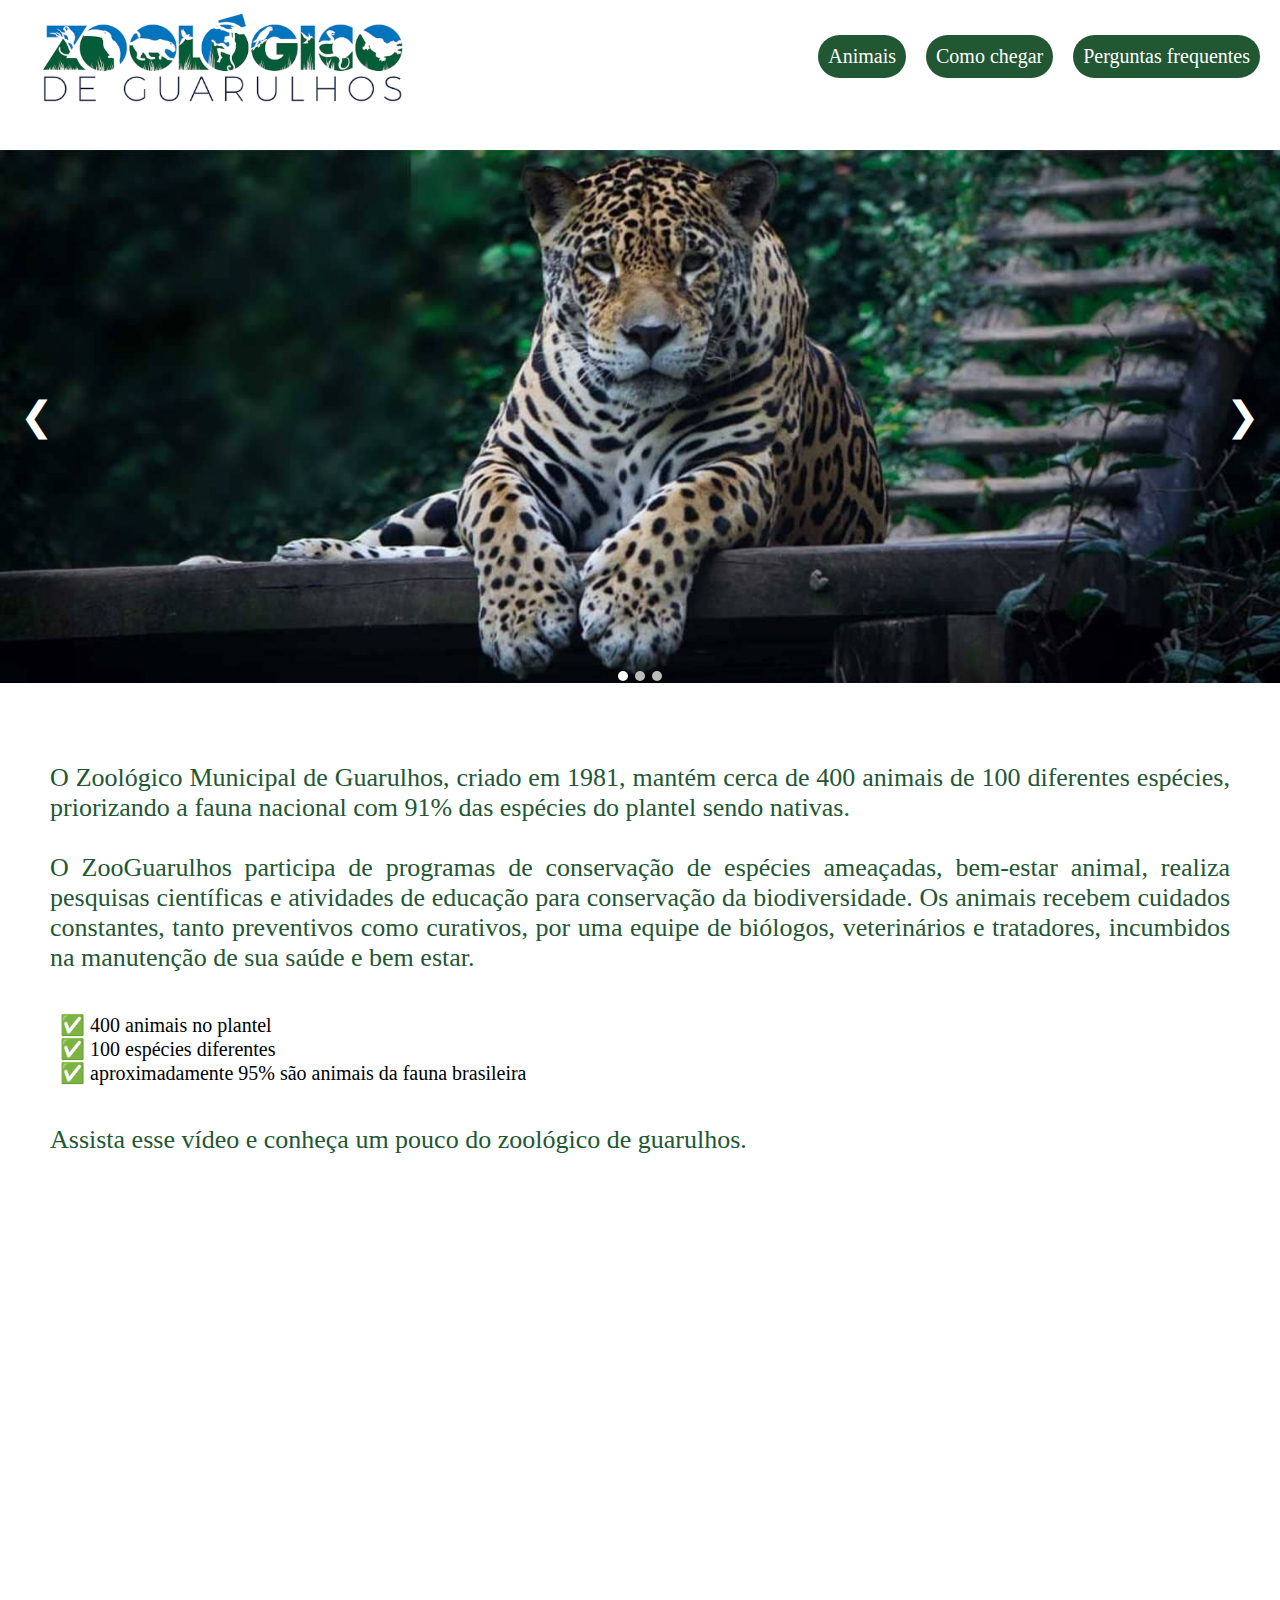
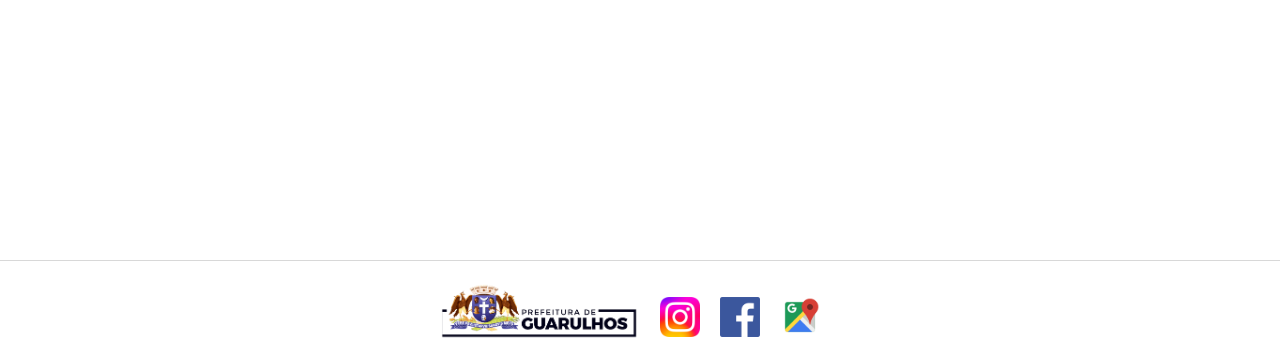
<file: index.html>
<!DOCTYPE html>
<html lang="pt-br">
<head>
    <meta charset="UTF-8">
    <meta name="viewport" content="width=device-width, initial-scale=1.0">
    <title>Zoo</title>
    <link rel="stylesheet" href="style/style.css">
    <link rel="stylesheet" href="style/mediaquery.css">
    <link rel="shortcut icon" href="favicon.ico" type="image/x-icon">
    <link rel="stylesheet" href="https://fonts.googleapis.com/css2?family=Material+Symbols+Outlined:opsz,wght,FILL,GRAD@24,400,0,0" />
</head>
<body>
    <header>
        <div id="logo_zoo">
            <a href="index.html"><img src="imagens/logo-zoo.svg" alt="logo do zoo"></a>
        </div>
        <button id="menu_hamburguer"><span class="material-symbols-outlined">menu</span></button>
        <nav class="menu">
            <a href="animais/">Animais</a>
            <a href="como-chegar/">Como chegar</a>
            <a href="faq/">Perguntas frequentes</a>
        </nav>
    </header>
    <main>
        <div id="main_pictures">
            <button class="prev">&#10094;</button>
            <img id="oncapintada" class="main_imagem" src="imagens/oncapintada.jpg" alt="Onça pintada">
            <img id="arara" class="main_imagem" src="imagens/arara.jpg" alt="Arara">
            <img id="jacare" class="main_imagem" src="imagens/jacare.jpg" alt="Jacaré">
            <button class="next">&#10095;</button>
        </div>
        <div class="indicadores">
            <span id="0" class="indicador indicador_ativo"></span>
            <span id="1" class="indicador"></span>
            <span id="2" class="indicador"></span>
        </div>
        <section id="main_text">
            <div id="text">
                <p>O Zoológico Municipal de Guarulhos, criado em 1981, mantém cerca de 400 animais de 100 diferentes espécies, priorizando a fauna nacional com 91% das espécies do plantel sendo nativas.</p>
                <p><br>O ZooGuarulhos participa de programas de conservação de espécies ameaçadas, bem-estar animal, realiza pesquisas científicas e atividades de educação para conservação da biodiversidade. Os animais recebem cuidados constantes, tanto preventivos como curativos, por uma equipe de biólogos, veterinários e tratadores, incumbidos na manutenção de sua saúde e bem estar.</p>
                <div id="main_info">
                    <p>&#9989; 400 animais no plantel</p>
                    <p>&#9989; 100 espécies diferentes</p>
                    <p>&#9989; aproximadamente 95% são animais da fauna brasileira</p>
                </div>
                <p>Assista esse vídeo e conheça um pouco do zoológico de guarulhos.</p>
            </div>
            <div class="video" style="padding:56.25% 0 0 0;position:relative;"><iframe src="https://player.vimeo.com/video/1002251363?badge=0&amp;autopause=0&amp;player_id=0&amp;app_id=58479&amp;title=0&amp;byline=0&amp;portrait=0" frameborder="0" allow="autoplay; fullscreen; picture-in-picture; clipboard-write" style="position:absolute;top:0;left:0;width:100%;height:100%;" title="Zoológico municipal de Guarulhos"></iframe></div><script src="https://player.vimeo.com/api/player.js"></script>
        </section>
    </main>
    <footer>
        <div id="logo-prefeitura">
            <a href="https://www.guarulhos.sp.gov.br/" target="_blank"><img src="imagens/logo-prefeitura.png" alt="Logo da prefeitura de guarulhos"></a>
        </div>
        <div class="logo-socialmedia">
            <a href="https://www.instagram.com/zooguarulhos/" target="_blank"><img src="imagens/logo-instagram.png" alt="Logo do instagram"></a>
        </div>
        <div class="logo-socialmedia">
            <a href="https://www.facebook.com/zoologico.guarulhos/" target="_blank"><img src="imagens/logo-facebook.png" alt="Logo do facebook"></a>
        </div>
        <div class="logo-socialmedia">
            <a href="https://www.google.com/maps/place/Zool%C3%B3gico+Municipal+de+Guarulhos/@-23.4427081,-46.5549327,17z/data=!3m1!4b1!4m6!3m5!1s0x94cef4ffea13bf09:0xb8d85899781b01d4!8m2!3d-23.4427081!4d-46.5523578!16s%2Fg%2F11hz1td4mt?entry=ttu&g_ep=EgoyMDI0MDgyMS4wIKXMDSoASAFQAw%3D%3D" target="_blank"><img src="imagens/logo-maps.png" alt="Logo do google maps"></a>
        </div>
    </footer>
    <script src="script/script.js"></script>
    <script>
        const menu_hamburguer = document.querySelector("#menu_hamburguer")
        const menu = document.querySelector(".menu")
        menu_hamburguer.addEventListener("click",()=>{
        if (menu.style.display == 'none' || menu.style.display == '') {
            menu.style.display = "block"
        } else {
            menu.style.display = "none"
        } 
        })
        window.addEventListener('resize',()=>{
            menu.style.display = ''
        })
    </script>
</body>
</html>
</file>
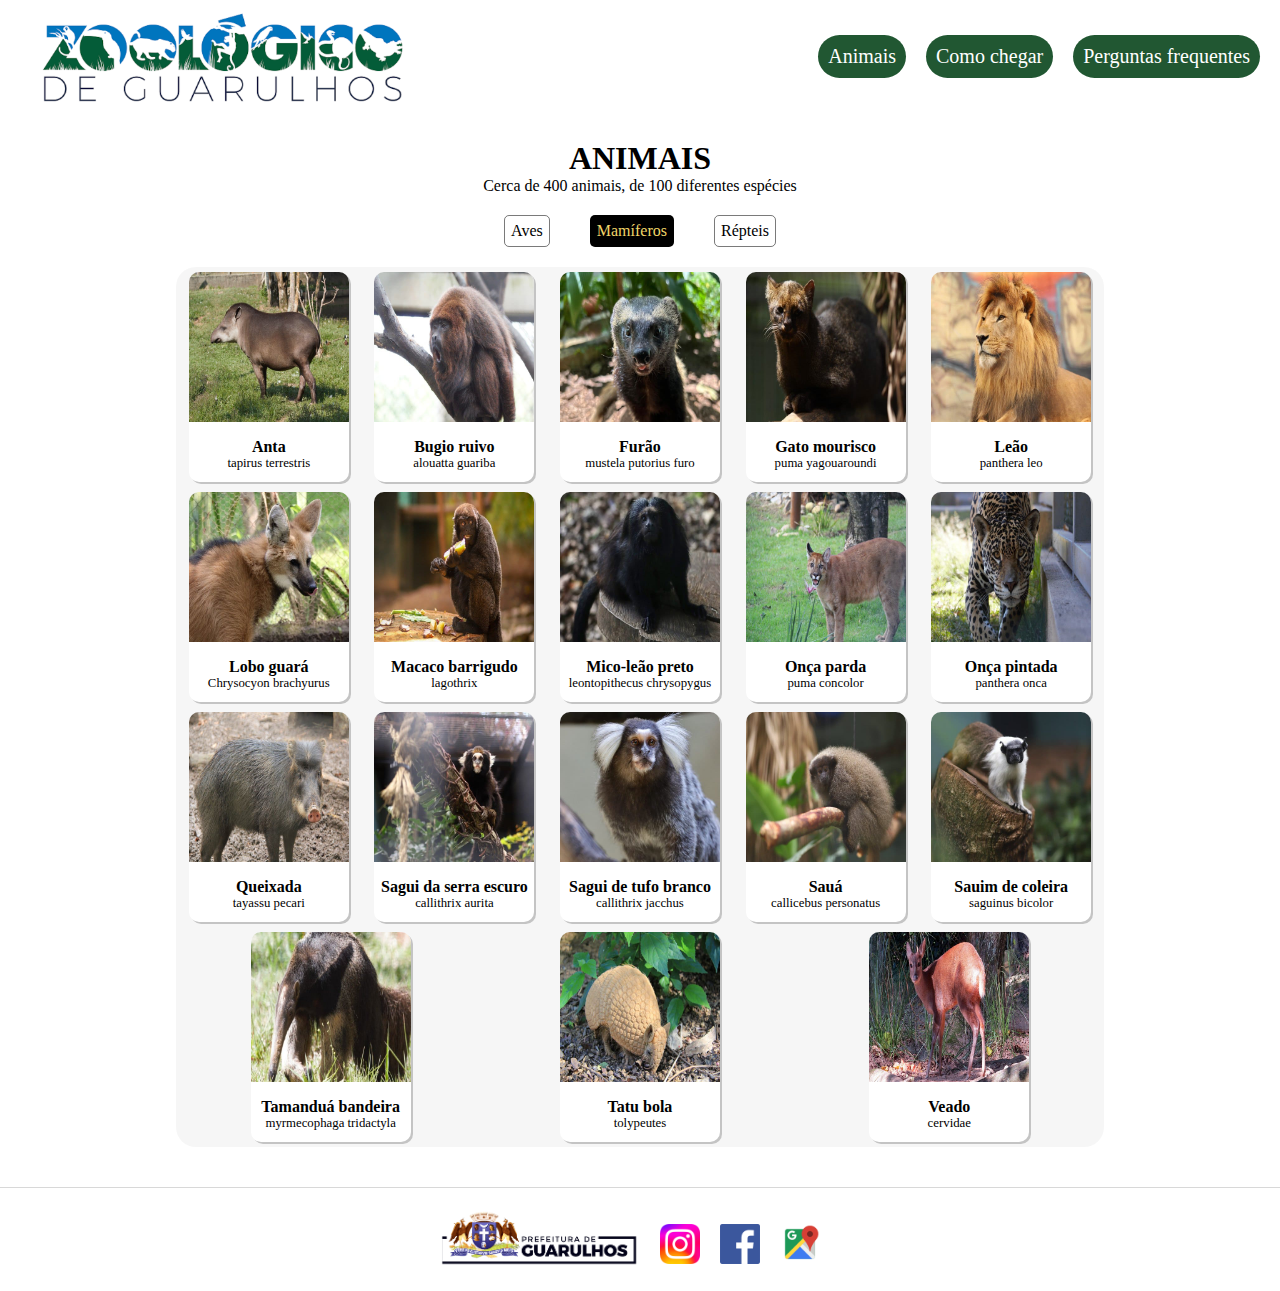
<file: animais/index.html>
<!DOCTYPE html>
<html lang="pt-br">
<head>
    <meta charset="UTF-8">
    <meta name="viewport" content="width=device-width, initial-scale=1.0">
    <title>Animais</title>
    <link rel="shortcut icon" href="../favicon.ico" type="image/x-icon">
    <link rel="stylesheet" href="../style/style.css">
    <link rel="stylesheet" href="style/style.css">
    <link rel="stylesheet" href="../style/mediaquery.css">
    <link rel="stylesheet" href="https://fonts.googleapis.com/css2?family=Material+Symbols+Outlined:opsz,wght,FILL,GRAD@24,400,0,0" />
</head>
<body>
    <header>
        <div id="logo_zoo">
            <a href="../index.html"><img src="../imagens/logo-zoo.svg" alt="logo do zoo"></a>
        </div>
        <button id="menu_hamburguer"><span class="material-symbols-outlined">menu</span></button>
        <nav class="menu">
            <a href="index.html">Animais</a>
            <a href="../como-chegar/">Como chegar</a>
            <a href="../faq/">Perguntas frequentes</a>
        </nav>
    </header>
    <main>
        <h1 id="title_animais">ANIMAIS</h1>
        <p>Cerca de 400 animais, de 100 diferentes espécies</p>
        <div class="especie">
            <div id="btn_aves">Aves</div>
            <div id="btn_mamiferos" class="selecionado">Mamíferos</div>
            <div id="btn_repteis">Répteis</div>
        </div>
        <div class="animais">
            <div class="animal aves">
                <a href="https://pt.wikipedia.org/wiki/Anac%C3%A3" target="_blank">
                    <div class="img_animal">
                        <img src="imagens/aves/anaca.jpg" alt="Anacã">
                    </div>
                </a>
                <div class="txt_animal">
                    <p class="nome_animal">Anacã</p>
                    <p class="especie_animal">Deroptyus accipitrinus</p>
                </div>
            </div>
            <div class="animal aves">
                <a href="https://pt.wikipedia.org/wiki/Arara-azul-grande" target="_blank">
                    <div class="img_animal">
                        <img src="imagens/aves/arara_azul.jpg" alt="Arara Azul">
                    </div>
                </a>
                <div class="txt_animal">
                    <p class="nome_animal">Arara azul grande</p>
                    <p class="especie_animal">anodorhynchus hyacinthinus</p>
                </div>
            </div>
            <div class="animal aves">
                <a href="https://pt.wikipedia.org/wiki/Arara-canind%C3%A9" target="_blank">
                    <div class="img_animal">
                        <img src="imagens/aves/arara_canindé.jpg" alt="Arara canindé">
                    </div>
                </a>
                <div class="txt_animal">
                    <p class="nome_animal">Arara canindé</p>
                    <p class="especie_animal">ara ararauna</p>
                </div>
            </div>
            <div class="animal aves">
                <a href="https://pt.wikipedia.org/wiki/Guaruba" target="_blank">
                    <div class="img_animal">
                        <img src="imagens/aves/arara_juba.jpg" alt="Arara juba">
                    </div>
                </a>
                <div class="txt_animal">
                    <p class="nome_animal">Ararajuba</p>
                    <p class="especie_animal">guaruba guarouba</p>
                </div>
            </div>
            <div class="animal aves">
                <a href="https://pt.wikipedia.org/wiki/Arara-vermelha" target="_blank">
                    <div class="img_animal">
                        <img src="imagens/aves/arara_vermelha.jpg" alt="Arara vermelha">
                    </div>
                </a>
                <div class="txt_animal">
                    <p class="nome_animal">Arara vermelha</p>
                    <p class="especie_animal">ara chloropterus</p>
                </div>
            </div>
            <div class="animal aves">
                <a href="https://pt.wikipedia.org/wiki/Carcar%C3%A1" target="_blank">
                    <div class="img_animal">
                        <img src="imagens/aves/carcara.jpg" alt="Carcará">
                    </div>
                </a>
                <div class="txt_animal">
                    <p class="nome_animal">Carcará</p>
                    <p class="especie_animal">caracara plancus</p>
                </div>
            </div>
            <div class="animal aves">
                <a href="https://pt.wikipedia.org/wiki/Coruja-buraqueira" target="_blank">
                    <div class="img_animal">
                        <img src="imagens/aves/coruja.jpg" alt="Coruja">
                    </div>
                </a>
                <div class="txt_animal">
                    <p class="nome_animal">Coruja buraqueira</p>
                    <p class="especie_animal">athene cunicularia</p>
                </div>
            </div>
            <div class="animal aves">
                <a href="https://pt.wikipedia.org/wiki/Ema" target="_blank">
                    <div class="img_animal">
                        <img src="imagens/aves/ema.jpg" alt="Ema">
                    </div>
                </a>
                <div class="txt_animal">
                    <p class="nome_animal">Ema</p>
                    <p class="especie_animal">rhea americana</p>
                </div>
            </div>
            <div class="animal aves">
                <a href="https://pt.wikipedia.org/wiki/Gralha-de-crista-negra" target="_blank">
                    <div class="img_animal">
                        <img src="imagens/aves/gralha.jpg" alt="Gralha">
                    </div>
                </a>
                <div class="txt_animal">
                    <p class="nome_animal">Gralha-picaça</p>
                    <p class="especie_animal">cyanocorax chrysops</p>
                </div>
            </div>
            <div class="animal aves">
                <a href="https://pt.wikipedia.org/wiki/Jacutinga" target="_blank">
                    <div class="img_animal">
                        <img src="imagens/aves/jacutinga.jpg" alt="Jacutinga">
                    </div>
                </a>
                <div class="txt_animal">
                    <p class="nome_animal">Jacutinga</p>
                    <p class="especie_animal">aburria jacutinga</p>
                </div>
            </div>
            <div class="animal aves">
                <a href="https://pt.wikipedia.org/wiki/Jandaia-de-testa-vermelha" target="_blank">
                    <div class="img_animal">
                        <img src="imagens/aves/jandaia_mineira.jpg" alt="Jandaia mineira">
                    </div>
                </a>
                <div class="txt_animal">
                    <p class="nome_animal">Jandaia mineira</p>
                    <p class="especie_animal">aratinga auricapillus</p>
                </div>
            </div>
            <div class="animal aves">
                <a href="https://pt.wikipedia.org/wiki/Maitaca-de-cabe%C3%A7a-azul" target="_blank">
                    <div class="img_animal">
                        <img src="imagens/aves/maitaca.jpg" alt="Maitaca">
                    </div>
                </a>
                <div class="txt_animal">
                    <p class="nome_animal">Maitaca de cabeça azul</p>
                    <p class="especie_animal">pionus menstruus</p>
                </div>
            </div>
            <div class="animal aves">
                <a href="https://pt.wikipedia.org/wiki/Maitaca-verde" target="_blank">
                    <div class="img_animal">
                        <img src="imagens/aves/maitaca_verde.jpg" alt="Maitaca">
                    </div>
                </a>
                <div class="txt_animal">
                    <p class="nome_animal">Maitaca verde</p>
                    <p class="especie_animal">pionus maximiliani</p>
                </div>
            </div>
            <div class="animal aves">
                <a href="https://pt.wikipedia.org/wiki/Mutum-do-sudeste" target="_blank">
                    <div class="img_animal">
                        <img src="imagens/aves/mutum_do_sudeste.jpg" alt="Mutum do sudeste">
                    </div>
                </a>
                <div class="txt_animal">
                    <p class="nome_animal">Mutum do sudeste</p>
                    <p class="especie_animal">crax blumenbachii</p>
                </div>
            </div>
            <div class="animal aves">
                <a href="https://pt.wikipedia.org/wiki/Papagaio-de-peito-roxo" target="_blank">
                    <div class="img_animal">
                        <img src="imagens/aves/papagaio_peito_roxo.jpg" alt="Papagaio peito roxo">
                    </div>
                </a>
                <div class="txt_animal">
                    <p class="nome_animal">Papagaio peito roxo</p>
                    <p class="especie_animal">amazona vinacea</p>
                </div>
            </div>
            <div class="animal aves">
                <a href="https://pt.wikipedia.org/wiki/Papagaio-verdadeiro" target="_blank">
                    <div class="img_animal">
                        <img src="imagens/aves/papagaio_verdadeiro.jpg" alt="Papagaio verdadeiro">
                    </div>
                </a>
                <div class="txt_animal">
                    <p class="nome_animal">Papagaio verdadeiro</p>
                    <p class="especie_animal">amazona aestiva</p>
                </div>
            </div>
            <div class="animal aves">
                <a href="https://pt.wikipedia.org/wiki/Periquit%C3%A3o-maracan%C3%A3" target="_blank">
                    <div class="img_animal">
                        <img src="imagens/aves/periquitao_maracana.jpg" alt="Periquitão maracanã">
                    </div>
                </a>
                <div class="txt_animal">
                    <p class="nome_animal">Periquitão maracanã</p>
                    <p class="especie_animal">psittacara leucophthalmus</p>
                </div>
            </div>
            <div class="animal aves">
                <a href="https://pt.wikipedia.org/wiki/Periquito-de-encontro-amarelo" target="_blank">
                    <div class="img_animal">
                        <img src="imagens/aves/periquito.jpg" alt="Periquito">
                    </div>
                </a>
                <div class="txt_animal">
                    <p class="nome_animal">Periquito do encontro amarelo</p>
                    <p class="especie_animal">brotogeris chiriri</p>
                </div>
            </div>
            <div class="animal aves">
                <a href="https://pt.wikipedia.org/wiki/Pica-pau-de-cabe%C3%A7a-amarela" target="_blank">
                    <div class="img_animal">
                        <img src="imagens/aves/pica-pau.jpg" alt="Pica-pau">
                    </div>
                </a>
                <div class="txt_animal">
                    <p class="nome_animal">Pica-pau de cabeça amarela</p>
                    <p class="especie_animal">celeus flavescens</p>
                </div>
            </div>
            <div class="animal aves">
                <a href="https://pt.wikipedia.org/wiki/Seriema" target="_blank">
                    <div class="img_animal">
                        <img src="imagens/aves/seriema.jpg" alt="Seriema">
                    </div>
                </a>
                <div class="txt_animal">
                    <p class="nome_animal">Seriema</p>
                    <p class="especie_animal">cariamidae</p>
                </div>
            </div>
            <div class="animal aves">
                <a href="https://pt.wikipedia.org/wiki/Coruja-das-torres" target="_blank">
                    <div class="img_animal">
                        <img src="imagens/aves/suindara.jpg" alt="Suindara">
                    </div>
                </a>
                <div class="txt_animal">
                    <p class="nome_animal">Suindara</p>
                    <p class="especie_animal">tyto furcata</p>
                </div>
            </div>
            <div class="animal aves">
                <a href="https://pt.wikipedia.org/wiki/Tucano-de-bico-verde" target="_blank">
                    <div class="img_animal">
                        <img src="imagens/aves/tucano_de_bico_verde.jpg" alt="Tucano de bico verde">
                    </div>
                </a>
                <div class="txt_animal">
                    <p class="nome_animal">Tucano de bico verde</p>
                    <p class="especie_animal">ramphastos dicolorus</p>
                </div>
            </div>
            <div class="animal aves">
                <a href="https://pt.wikipedia.org/wiki/Tucano-toco" target="_blank">
                    <div class="img_animal">
                        <img src="imagens/aves/tucano_toco.jpg" alt="Tucano toco">
                    </div>
                </a>
                <div class="txt_animal">
                    <p class="nome_animal">Tucano toco</p>
                    <p class="especie_animal">ramphastos toco</p>
                </div>
            </div>
            <div class="animal aves">
                <a href="https://pt.wikipedia.org/wiki/Urubu-rei" target="_blank">
                    <div class="img_animal">
                        <img src="imagens/aves/urubu-rei.jpg" alt="Urubu rei">
                    </div>
                </a>
                <div class="txt_animal">
                    <p class="nome_animal">Urubu rei</p>
                    <p class="especie_animal">sarcoramphus papa</p>
                </div>
            </div>
            <div class="animal mamiferos">
                <a href="https://pt.wikipedia.org/wiki/Anta-brasileira" target="_blank">
                    <div class="img_animal">
                        <img src="imagens/mamiferos/anta.jpg" alt="Anta">
                    </div>
                </a>
                <div class="txt_animal">
                    <p class="nome_animal">Anta</p>
                    <p class="especie_animal">tapirus terrestris</p>
                </div>
            </div>
            <div class="animal mamiferos">
                <a href="https://pt.wikipedia.org/wiki/Bugio-ruivo" target="_blank">
                    <div class="img_animal">
                        <img src="imagens/mamiferos/bugio.jpg" alt="Bugio">
                    </div>
                </a>
                <div class="txt_animal">
                    <p class="nome_animal">Bugio ruivo</p>
                    <p class="especie_animal">alouatta guariba</p>
                </div>
            </div>
            <div class="animal mamiferos">
                <a href="https://pt.wikipedia.org/wiki/Fur%C3%A3o" target="_blank">
                    <div class="img_animal">
                        <img src="imagens/mamiferos/furao.jpg" alt="Furão">
                    </div>
                </a>
                <div class="txt_animal">
                    <p class="nome_animal">Furão</p>
                    <p class="especie_animal">mustela putorius furo</p>
                </div>
            </div>
            <div class="animal mamiferos">
                <a href="https://pt.wikipedia.org/wiki/Jaguarundi" target="_blank">
                    <div class="img_animal">
                        <img src="imagens/mamiferos/gato_mourisco.jpg" alt="Gato mourisco">
                    </div>
                </a>
                <div class="txt_animal">
                    <p class="nome_animal">Gato mourisco</p>
                    <p class="especie_animal">puma yagouaroundi</p>
                </div>
            </div>
            <div class="animal mamiferos">
                <a href="https://pt.wikipedia.org/wiki/Le%C3%A3o" target="_blank">
                    <div class="img_animal">
                        <img src="imagens/mamiferos/leao.jpg" alt="Leão">
                    </div>
                </a>
                <div class="txt_animal">
                    <p class="nome_animal">Leão</p>
                    <p class="especie_animal">panthera leo</p>
                </div>
            </div>
            <div class="animal mamiferos">
                <a href="https://pt.wikipedia.org/wiki/Lobo-guar%C3%A1" target="_blank">
                    <div class="img_animal">
                        <img src="imagens/mamiferos/lobo_guara.jpg" alt="Lobo guará">
                    </div>
                </a>
                <div class="txt_animal">
                    <p class="nome_animal">Lobo guará</p>
                    <p class="especie_animal">Chrysocyon brachyurus</p>
                </div>
            </div>
            <div class="animal mamiferos">
                <a href="https://pt.wikipedia.org/wiki/Lagothrix_lagotricha" target="_blank">
                    <div class="img_animal">
                        <img src="imagens/mamiferos/macaco_barrigudo.jpg" alt="Macaco barrigudo">
                    </div>
                </a>
                <div class="txt_animal">
                    <p class="nome_animal">Macaco barrigudo</p>
                    <p class="especie_animal">lagothrix</p>
                </div>
            </div>
            <div class="animal mamiferos">
                <a href="https://pt.wikipedia.org/wiki/Mico-le%C3%A3o-preto" target="_blank">
                    <div class="img_animal">
                        <img src="imagens/mamiferos/mico_preto.jpg" alt="Mico preto">
                    </div>
                </a>
                <div class="txt_animal">
                    <p class="nome_animal">Mico-leão preto</p>
                    <p class="especie_animal">leontopithecus chrysopygus</p>
                </div>
            </div>
            <div class="animal mamiferos">
                <a href="https://pt.wikipedia.org/wiki/Puma_concolor" target="_blank">
                    <div class="img_animal">
                        <img src="imagens/mamiferos/onca_parda.jpg" alt="Onça parda">
                    </div>
                </a>
                <div class="txt_animal">
                    <p class="nome_animal">Onça parda</p>
                    <p class="especie_animal">puma concolor</p>
                </div>
            </div>
            <div class="animal mamiferos">
                <a href="https://pt.wikipedia.org/wiki/Panthera_onca" target="_blank">
                    <div class="img_animal">
                        <img src="imagens/mamiferos/onca_pintada.jpg" alt="Onça pintada">
                    </div>
                </a>
                <div class="txt_animal">
                    <p class="nome_animal">Onça pintada</p>
                    <p class="especie_animal">panthera onca</p>
                </div>
            </div>
            <div class="animal mamiferos">
                <a href="https://pt.wikipedia.org/wiki/Queixada" target="_blank">
                    <div class="img_animal">
                        <img src="imagens/mamiferos/queixada.jpg" alt="Queixada">
                    </div>
                </a>
                <div class="txt_animal">
                    <p class="nome_animal">Queixada</p>
                    <p class="especie_animal">tayassu pecari</p>
                </div>
            </div>
            <div class="animal mamiferos">
                <a href="https://pt.wikipedia.org/wiki/Callithrix_aurita" target="_blank">
                    <div class="img_animal">
                        <img src="imagens/mamiferos/sagui_da_serra_escuro.jpg" alt="Sagui da serra escuro">
                    </div>
                </a>
                <div class="txt_animal">
                    <p class="nome_animal">Sagui da serra escuro</p>
                    <p class="especie_animal">callithrix aurita</p>
                </div>
            </div>
            <div class="animal mamiferos">
                <a href="https://pt.wikipedia.org/wiki/Sagui-de-tufo-branco" target="_blank">
                    <div class="img_animal">
                        <img src="imagens/mamiferos/sagui_de_tufo_branco.jpg" alt="Sagui de tufo branco">
                    </div>
                </a>
                <div class="txt_animal">
                    <p class="nome_animal">Sagui de tufo branco</p>
                    <p class="especie_animal">callithrix jacchus</p>
                </div>
            </div>
            <div class="animal mamiferos">
                <a href="https://pt.wikipedia.org/wiki/Guig%C3%B3-mascarado" target="_blank">
                    <div class="img_animal">
                        <img src="imagens/mamiferos/saua.jpg" alt="Sauá">
                    </div>
                </a>
                <div class="txt_animal">
                    <p class="nome_animal">Sauá</p>
                    <p class="especie_animal">callicebus personatus</p>
                </div>
            </div>
            <div class="animal mamiferos">
                <a href="https://pt.wikipedia.org/wiki/Sauim-de-coleira" target="_blank">
                    <div class="img_animal">
                        <img src="imagens/mamiferos/sauim_de_coleira.jpg" alt="Sauim de coleira">
                    </div>
                </a>
                <div class="txt_animal">
                    <p class="nome_animal">Sauim de coleira</p>
                    <p class="especie_animal">saguinus bicolor</p>
                </div>
            </div>
            <div class="animal mamiferos">
                <a href="https://pt.wikipedia.org/wiki/Tamandu%C3%A1-bandeira" target="_blank">
                    <div class="img_animal">
                        <img src="imagens/mamiferos/tamandua_bandeira.jpg" alt="Tamanduá bandeira">
                    </div>
                </a>
                <div class="txt_animal">
                    <p class="nome_animal">Tamanduá bandeira</p>
                    <p class="especie_animal">myrmecophaga tridactyla</p>
                </div>
            </div>
            <div class="animal mamiferos">
                <a href="https://pt.wikipedia.org/wiki/Tatu-bola" target="_blank">
                    <div class="img_animal">
                        <img src="imagens/mamiferos/tatu_bola.jpg" alt="Tatu bola">
                    </div>
                </a>
                <div class="txt_animal">
                    <p class="nome_animal">Tatu bola</p>
                    <p class="especie_animal">tolypeutes</p>
                </div>
            </div>
            <div class="animal mamiferos">
                <a href="https://pt.wikipedia.org/wiki/Cerv%C3%ADdeos" target="_blank">
                    <div class="img_animal">
                        <img src="imagens/mamiferos/veado.jpg" alt="Veado">
                    </div>
                </a>
                <div class="txt_animal">
                    <p class="nome_animal">Veado</p>
                    <p class="especie_animal">cervidae</p>
                </div>
            </div>
            <div class="animal repteis">
                <a href="https://pt.wikipedia.org/wiki/Iguana_iguana" target="_blank">
                    <div class="img_animal">
                        <img src="imagens/repteis/iguana_verde.jpg" alt="Iguana verde">
                    </div>
                </a>
                <div class="txt_animal">
                    <p class="nome_animal">Iguana verde</p>
                    <p class="especie_animal">iguana iguana</p>
                </div>
            </div>
            <div class="animal repteis">
                <a href="https://pt.wikipedia.org/wiki/Jacar%C3%A9-de-papo-amarelo" target="_blank">
                    <div class="img_animal">
                        <img src="imagens/repteis/jacare.jpg" alt="Jacaré">
                    </div>
                </a>
                <div class="txt_animal">
                    <p class="nome_animal">Jacaré de papo amarelo</p>
                    <p class="especie_animal">caiman latirostris</p>
                </div>
            </div>
            <div class="animal repteis">
                <a href="https://pt.wikipedia.org/wiki/Jiboia-constritora" target="_blank">
                    <div class="img_animal">
                        <img src="imagens/repteis/jiboia.jpg" alt="Jibóia">
                    </div>
                </a>
                <div class="txt_animal">
                    <p class="nome_animal">Jibóia</p>
                    <p class="especie_animal">boa constrictor</p>
                </div>
            </div>
            <div class="animal repteis">
                <a href="https://pt.wikipedia.org/wiki/Jiboia-vermelha" target="_blank">
                    <div class="img_animal">
                        <img src="imagens/repteis/jiboia_arcoiris.jpg" alt="Jibóia arco-iris">
                    </div>
                </a>
                <div class="txt_animal">
                    <p class="nome_animal">Jibóia arco-íris</p>
                    <p class="especie_animal">epicrates cenchria</p>
                </div>
            </div>
            <div class="animal repteis">
                <a href="https://pt.wikipedia.org/wiki/Tartaruga-de-orelha-vermelha" target="_blank">
                    <div class="img_animal">
                        <img src="imagens/repteis/tartaruga.jpg" alt="Tartaruga">
                    </div>
                </a>
                <div class="txt_animal">
                    <p class="nome_animal">Tartaruga de orelha vermelha</p>
                    <p class="especie_animal">trachemys scripta elegans</p>
                </div>
            </div>
        </div>
    </main>
    <footer>
        <div id="logo-prefeitura">
            <a href="https://www.guarulhos.sp.gov.br/" target="_blank"><img src="../imagens/logo-prefeitura.png" alt="Logo da prefeitura de guarulhos"></a>
        </div>
        <div class="logo-socialmedia">
            <a href="https://www.instagram.com/zooguarulhos/" target="_blank"><img src="../imagens/logo-instagram.png" alt="Logo do instagram"></a>
        </div>
        <div class="logo-socialmedia">
            <a href="https://www.facebook.com/zoologico.guarulhos/" target="_blank"><img src="../imagens/logo-facebook.png" alt="Logo do facebook"></a>
        </div>
        <div class="logo-socialmedia">
            <a href="https://www.google.com/maps/place/Zool%C3%B3gico+Municipal+de+Guarulhos/@-23.4427081,-46.5549327,17z/data=!3m1!4b1!4m6!3m5!1s0x94cef4ffea13bf09:0xb8d85899781b01d4!8m2!3d-23.4427081!4d-46.5523578!16s%2Fg%2F11hz1td4mt?entry=ttu&g_ep=EgoyMDI0MDgyMS4wIKXMDSoASAFQAw%3D%3D" target="_blank"><img src="../imagens/logo-maps.png" alt="Logo do google maps"></a>
        </div>
    </footer>
    <script src="script/script.js"></script>
    <script>
        const menu_hamburguer = document.querySelector("#menu_hamburguer")
        const menu = document.querySelector(".menu")
        menu_hamburguer.addEventListener("click",()=>{
        if (menu.style.display == 'none' || menu.style.display == '') {
            menu.style.display = "block"
        } else {
            menu.style.display = "none"
        } 
        })
        window.addEventListener('resize',()=>{
            menu.style.display = ''
        })
    </script>
</body>
</html>
</file>
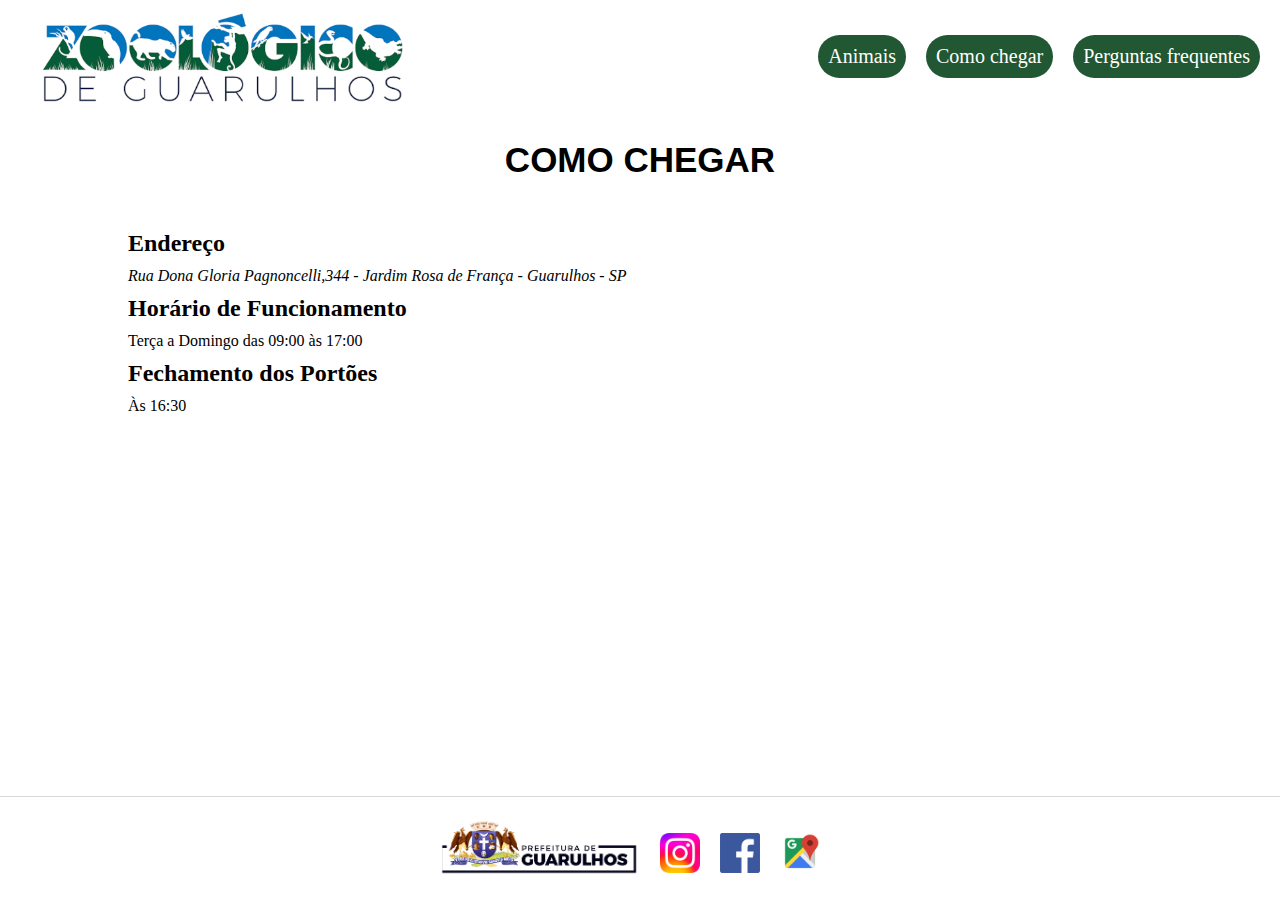
<file: como-chegar/index.html>
<!DOCTYPE html>
<html lang="pt-br">
<head>
    <meta charset="UTF-8">
    <meta name="viewport" content="width=device-width, initial-scale=1.0">
    <title>Como chegar</title>
    <link rel="shortcut icon" href="../favicon.ico" type="image/x-icon">
    <link rel="stylesheet" href="../style/style.css">
    <link rel="stylesheet" href="style/style.css">
    <link rel="stylesheet" href="../style/mediaquery.css">
    <link rel="stylesheet" href="https://fonts.googleapis.com/css2?family=Material+Symbols+Outlined:opsz,wght,FILL,GRAD@24,400,0,0" />
</head>
<body>
    <header>
        <div id="logo_zoo">
            <a href="../index.html"><img src="../imagens/logo-zoo.svg" alt="logo do zoo"></a>
        </div>
        <button id="menu_hamburguer"><span class="material-symbols-outlined">menu</span></button>
        <nav class="menu">
            <a href="../animais/">Animais</a>
            <a href="index.html">Como chegar</a>
            <a href="../faq/">Perguntas frequentes</a>
        </nav>
    </header>
    <main>
        <h1 id="title_comochegar">COMO CHEGAR</h1>
        <section id="div_address">
            <div id="address_text">
                <h2>Endereço</h2>
                <address>Rua Dona Gloria Pagnoncelli,344 - Jardim Rosa de França - Guarulhos - SP</address>
                <h2>Horário de Funcionamento</h2>
                <p>Terça a Domingo das 09:00 às 17:00</p>
                <h2>Fechamento dos Portões</h2>
                <p>Às 16:30</p>
            </div>
            <div id="div_mapa">
                <iframe id="mapa" src="https://www.google.com/maps/embed?pb=!1m18!1m12!1m3!1d3660.492085370991!2d-46.55493272489471!3d-23.44270807888152!2m3!1f0!2f0!3f0!3m2!1i1024!2i768!4f13.1!3m3!1m2!1s0x94cef4ffea13bf09%3A0xb8d85899781b01d4!2sZool%C3%B3gico%20Municipal%20de%20Guarulhos!5e0!3m2!1spt-BR!2sbr!4v1724533026885!5m2!1spt-BR!2sbr" width="700" height="300" style="border:0;" allowfullscreen="" loading="lazy" referrerpolicy="no-referrer-when-downgrade"></iframe>
            </div>
        </section>
    </main>
    <footer>
        <div id="logo-prefeitura">
            <a href="https://www.guarulhos.sp.gov.br/" target="_blank"><img src="../imagens/logo-prefeitura.png" alt="Logo da prefeitura de guarulhos"></a>
        </div>
        <div class="logo-socialmedia">
            <a href="https://www.instagram.com/zooguarulhos/" target="_blank"><img src="../imagens/logo-instagram.png" alt="Logo do instagram"></a>
        </div>
        <div class="logo-socialmedia">
            <a href="https://www.facebook.com/zoologico.guarulhos/" target="_blank"><img src="../imagens/logo-facebook.png" alt="Logo do facebook"></a>
        </div>
        <div class="logo-socialmedia">
            <a href="https://www.google.com/maps/place/Zool%C3%B3gico+Municipal+de+Guarulhos/@-23.4427081,-46.5549327,17z/data=!3m1!4b1!4m6!3m5!1s0x94cef4ffea13bf09:0xb8d85899781b01d4!8m2!3d-23.4427081!4d-46.5523578!16s%2Fg%2F11hz1td4mt?entry=ttu&g_ep=EgoyMDI0MDgyMS4wIKXMDSoASAFQAw%3D%3D" target="_blank"><img src="../imagens/logo-maps.png" alt="Logo do google maps"></a>
        </div>
    </footer>
    <script>
        const menu_hamburguer = document.querySelector("#menu_hamburguer")
        const menu = document.querySelector(".menu")
        menu_hamburguer.addEventListener("click",()=>{
        if (menu.style.display == 'none' || menu.style.display == '') {
            menu.style.display = "block"
        } else {
            menu.style.display = "none"
        } 
        })
        window.addEventListener('resize',()=>{
            menu.style.display = ''
        })
    </script>
</body>
</html>
</file>
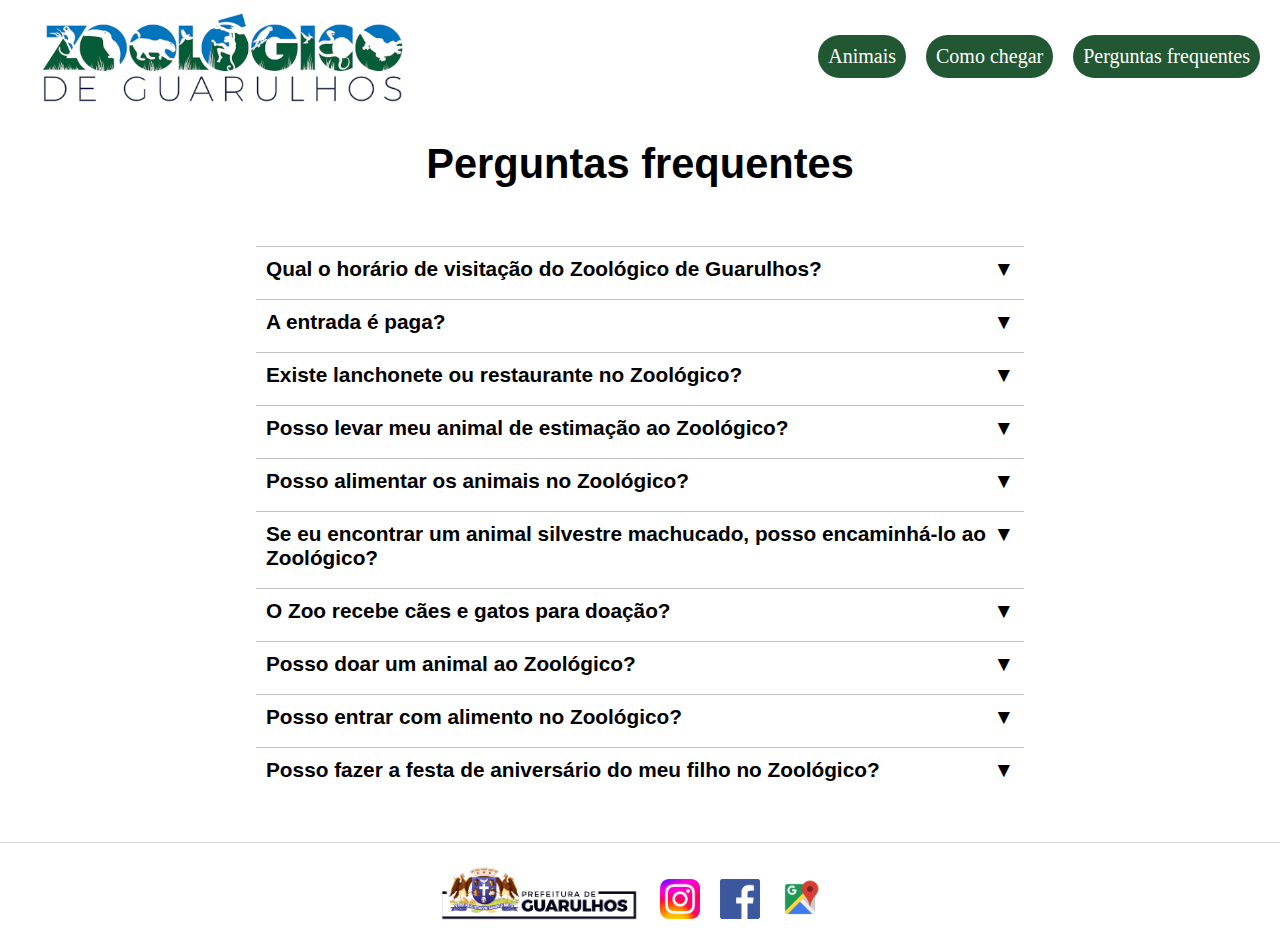
<file: faq/index.html>
<!DOCTYPE html>
<html lang="pt-br">
<head>
    <meta charset="UTF-8">
    <meta name="viewport" content="width=device-width, initial-scale=1.0">
    <title>Perguntas frequentes</title>
    <link rel="shortcut icon" href="../favicon.ico" type="image/x-icon">
    <link rel="stylesheet" href="../style/style.css">
    <link rel="stylesheet" href="style/style.css">
    <link rel="stylesheet" href="../style/mediaquery.css">
    <link rel="stylesheet" href="https://fonts.googleapis.com/css2?family=Material+Symbols+Outlined:opsz,wght,FILL,GRAD@24,400,0,0" />
</head>
<body>
    <header>
        <div id="logo_zoo">
            <a href="../index.html"><img src="../imagens/logo-zoo.svg" alt="logo do zoo"></a>
        </div>
        <button id="menu_hamburguer"><span class="material-symbols-outlined">menu</span></button>
        <nav class="menu">
            <a href="../animais/">Animais</a>
            <a href="../como-chegar/">Como chegar</a>
            <a href="index.html">Perguntas frequentes</a>
        </nav>
    </header>
    <main>
        <h1 id="title_faq">Perguntas frequentes</h1>
        <section id="faq">
            <div class="faq-question">
                <p>Qual o horário de visitação do Zoológico de Guarulhos?</p>
                <div class="mostrarmais">
                    <p class="more">&#9650;</p>
                    <p class="less">&#9660;</p>
                </div>
            </div>
            <div class="faq-answer">
                <p>O Zoológico fica aberto de terça a domingo, das 09:00hrs às 17:00hrs.</p>
            </div>
            <div class="faq-question">
                <p>A entrada é paga?</p>
                <div class="mostrarmais">
                    <p class="more">&#9650;</p>
                    <p class="less">&#9660;</p>
                </div>
            </div>
            <div class="faq-answer">
                <p>Não, a entrada no Zoológico é gratuita.</p>
            </div>
            <div class="faq-question">
                <p>Existe lanchonete ou restaurante no Zoológico?</p>
                <div class="mostrarmais">
                    <p class="more">&#9650;</p>
                    <p class="less">&#9660;</p>
                </div>
            </div>
            <div class="faq-answer">
                <p>Sim, temos lanchonete e também área de lazer com espaço para piquenique.</p>
            </div>
            <div class="faq-question">
                <p>Posso levar meu animal de estimação ao Zoológico?</p>
                <div class="mostrarmais">
                    <p class="more">&#9650;</p>
                    <p class="less">&#9660;</p>
                </div>
            </div>
            <div class="faq-answer">
                <p>Não, recomendamos que você deixe seu animal de estimação em casa, pois no Zoológico não é permitida a entrada destes animais, tanto pelo bem de nossas espécies como do seu mascote.</p>
            </div>
            <div class="faq-question">
                <p>Posso alimentar os animais no Zoológico?</p>
                <div class="mostrarmais">
                    <p class="more">&#9650;</p>
                    <p class="less">&#9660;</p>
                </div>
            </div>
            <div class="faq-answer">
                <p>Não é permitido alimentar os animais no Zoológico. A alimentação dos animais segue um cardápio equilibrado, onde os alimentos são selecionados pela qualidade e valor nutricional. São preparados e servidos diariamente pelos tratadores, recebendo o acompanhamento dos técnicos do Zoológico . Fornecer outros alimentos pode deixá-los doentes.</p>
            </div>
            <div class="faq-question">
                <p>Se eu encontrar um animal silvestre machucado, posso encaminhá-lo ao Zoológico?</p>
                <div class="mostrarmais">
                    <p class="more">&#9650;</p>
                    <p class="less">&#9660;</p>
                </div>
            </div>
            <div class="faq-answer">
                <p>Não, entre em contato com o órgão responsável pelos resgates de animais no município. Guarda Civil Municipal Ambiental - GCM Ambiental, no telefone 153 ou 2475-9444.</p>
            </div>
            <div class="faq-question">
                <p>O Zoo recebe cães e gatos para doação?</p>
                <div class="mostrarmais">
                    <p class="more">&#9650;</p>
                    <p class="less">&#9660;</p>
                </div>
            </div>
            <div class="faq-answer">
                <p>Cães e gatos são animais domésticos, e devem ser encaminhados aos órgãos responsáveis, como o Departamento de Proteção Animal - DEPAN através do telefone 2475-9877, 2088-8733, 2436-3656 e 2436-3658 ou ONG's de proteção animal.</p>
            </div>
            <div class="faq-question">
                <p>Posso doar um animal ao Zoológico?</p>
                <div class="mostrarmais">
                    <p class="more">&#9650;</p>
                    <p class="less">&#9660;</p>
                </div>
            </div>
            <div class="faq-answer">
                <p>Não, o Zoológico de Guarulhos não aceita doações de animais de cativeiro particular. Os animais para doação devem ser encaminhados a Centro de Triagem do Estado de São Paulo (CETAS).</p>
            </div>
            <div class="faq-question">
                <p>Posso entrar com alimento no Zoológico?</p>
                <div class="mostrarmais">
                    <p class="more">&#9650;</p>
                    <p class="less">&#9660;</p>
                </div>
            </div>
            <div class="faq-answer">
                <p>Sim. Você pode trazer seu alimento, exceto bebidas alcoólicas. E alertamos sempre que é PROIBI-DO oferecer alimentos ou objetos aos animais, para sua segurança e a do animal.</p>
            </div>
            <div class="faq-question">
                <p>Posso fazer a festa de aniversário do meu filho no Zoológico?</p>
                <div class="mostrarmais">
                    <p class="more">&#9650;</p>
                    <p class="less">&#9660;</p>
                </div>
            </div>
            <div class="faq-answer">
                <p>Sim. Você pode fazer a festinha do seu filho no zoo na área de piquenique. Não é permitido o uso de bexigas, balões, bolas, aparelhos sonoros, caixas de som, instrumentos musicais.Lembramos ainda que não permitimos a entrada de veículos para descarregamento de materiais para a festa.</p>
            </div>
        </section>
    </main>
    <footer>
        <div id="logo-prefeitura">
            <a href="https://www.guarulhos.sp.gov.br/" target="_blank"><img src="../imagens/logo-prefeitura.png" alt="Logo da prefeitura de guarulhos"></a>
        </div>
        <div class="logo-socialmedia">
            <a href="https://www.instagram.com/zooguarulhos/" target="_blank"><img src="../imagens/logo-instagram.png" alt="Logo do instagram"></a>
        </div>
        <div class="logo-socialmedia">
            <a href="https://www.facebook.com/zoologico.guarulhos/" target="_blank"><img src="../imagens/logo-facebook.png" alt="Logo do facebook"></a>
        </div>
        <div class="logo-socialmedia">
            <a href="https://www.google.com/maps/place/Zool%C3%B3gico+Municipal+de+Guarulhos/@-23.4427081,-46.5549327,17z/data=!3m1!4b1!4m6!3m5!1s0x94cef4ffea13bf09:0xb8d85899781b01d4!8m2!3d-23.4427081!4d-46.5523578!16s%2Fg%2F11hz1td4mt?entry=ttu&g_ep=EgoyMDI0MDgyMS4wIKXMDSoASAFQAw%3D%3D" target="_blank"><img src="../imagens/logo-maps.png" alt="Logo do google maps"></a>
        </div>
    </footer>
    <script src="script/script.js"></script>
    <script>
        const menu_hamburguer = document.querySelector("#menu_hamburguer")
        const menu = document.querySelector(".menu")
        menu_hamburguer.addEventListener("click",()=>{
        if (menu.style.display == 'none' || menu.style.display == '') {
            menu.style.display = "block"
        } else {
            menu.style.display = "none"
        } 
        })
        window.addEventListener('resize',()=>{
            menu.style.display = ''
        })
    </script>
</body>
</html>
</file>
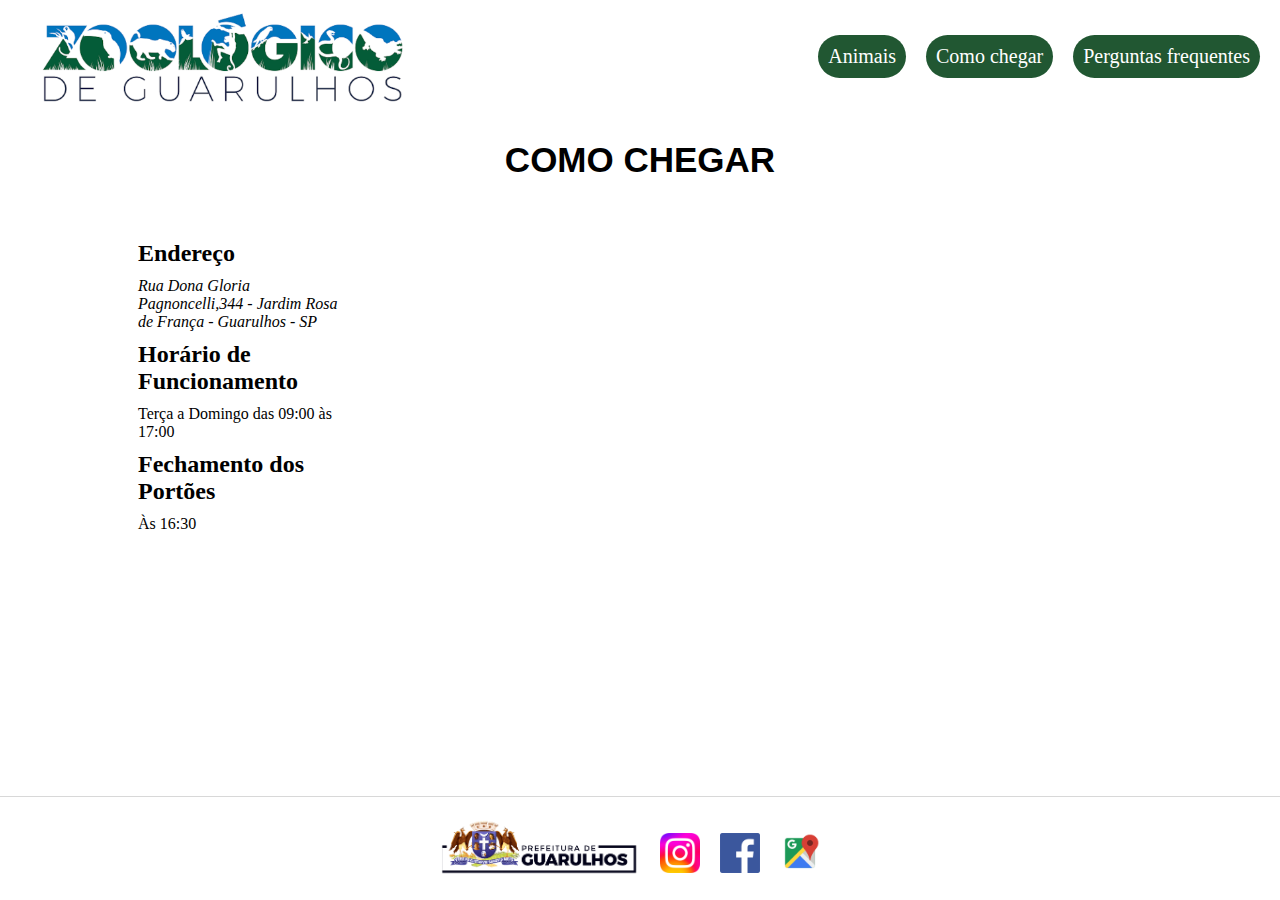
<file: pages/como-chegar/index.html>
<!DOCTYPE html>
<html lang="pt-br">
<head>
    <meta charset="UTF-8">
    <meta name="viewport" content="width=device-width, initial-scale=1.0">
    <title>Como chegar</title>
    <link rel="stylesheet" href="../../style/style.css">
    <link rel="stylesheet" href="style/style.css">
</head>
<body>
    <header>
        <div id="logo_zoo">
            <a href="../../index.html"><img src="../../imagens/logo-zoo.svg" alt="logo do zoo"></a>
        </div>
        <nav class="menu">
            <!-- <a href="#">O zoológico</a> -->
            <a href="#">Animais</a>
            <!-- <a href="#">Vegetação</a> -->
            <a href="../../pages/como-chegar/">Como chegar</a>
            <a href="../faq/">Perguntas frequentes</a>
        </nav>
    </header>
    <main>
        <h1>COMO CHEGAR</h1>
        <section id="div_address">
            <div id="text">
                <h2>Endereço</h2>
                <address>Rua Dona Gloria Pagnoncelli,344 - Jardim Rosa de França - Guarulhos - SP</address>
                <h2>Horário de Funcionamento</h2>
                <p>Terça a Domingo das 09:00 às 17:00</p>
                <h2>Fechamento dos Portões</h2>
                <p>Às 16:30</p>
            </div>
            <div id="mapa">
                <iframe src="https://www.google.com/maps/embed?pb=!1m18!1m12!1m3!1d3660.492085370991!2d-46.55493272489471!3d-23.44270807888152!2m3!1f0!2f0!3f0!3m2!1i1024!2i768!4f13.1!3m3!1m2!1s0x94cef4ffea13bf09%3A0xb8d85899781b01d4!2sZool%C3%B3gico%20Municipal%20de%20Guarulhos!5e0!3m2!1spt-BR!2sbr!4v1724533026885!5m2!1spt-BR!2sbr" width="700" height="300" style="border:0;" allowfullscreen="" loading="lazy" referrerpolicy="no-referrer-when-downgrade"></iframe>
            </div>
        </section>
    </main>
    <footer>
        <div id="logo-prefeitura">
            <a href="https://www.guarulhos.sp.gov.br/" target="_blank"><img src="../../imagens/logo-prefeitura.png" alt="Logo da prefeitura de guarulhos"></a>
        </div>
        <div class="logo-socialmedia">
            <a href="https://www.instagram.com/zooguarulhos/" target="_blank"><img src="../../imagens/logo-instagram.png" alt="Logo do instagram"></a>
        </div>
        <div class="logo-socialmedia">
            <a href="https://www.facebook.com/zoologico.guarulhos/" target="_blank"><img src="../../imagens/logo-facebook.png" alt="Logo do facebook"></a>
        </div>
        <div class="logo-socialmedia">
            <a href="https://www.google.com/maps/place/Zool%C3%B3gico+Municipal+de+Guarulhos/@-23.4427081,-46.5549327,17z/data=!3m1!4b1!4m6!3m5!1s0x94cef4ffea13bf09:0xb8d85899781b01d4!8m2!3d-23.4427081!4d-46.5523578!16s%2Fg%2F11hz1td4mt?entry=ttu&g_ep=EgoyMDI0MDgyMS4wIKXMDSoASAFQAw%3D%3D" target="_blank"><img src="../../imagens/logo-maps.png" alt="Logo do google maps"></a>
        </div>
    </footer>
</body>
</html>
</file>
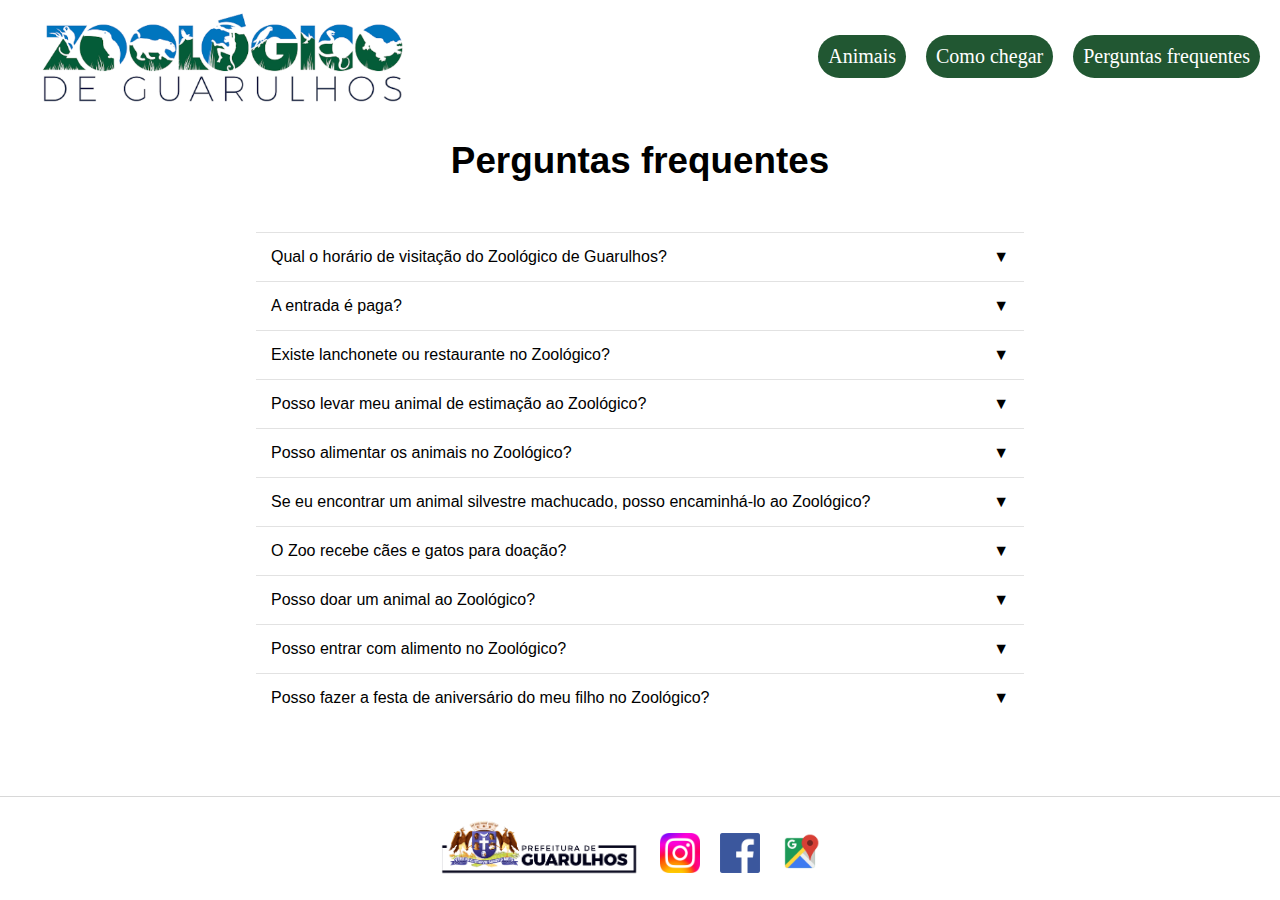
<file: pages/faq/index.html>
<!DOCTYPE html>
<html lang="pt-br">
<head>
    <meta charset="UTF-8">
    <meta name="viewport" content="width=device-width, initial-scale=1.0">
    <title>Perguntas frequentes</title>
    <link rel="stylesheet" href="../../style/style.css">
    <link rel="stylesheet" href="style/style.css">
</head>
<body>
    <header>
        <div id="logo_zoo">
            <a href="../../index.html"><img src="../../imagens/logo-zoo.svg" alt="logo do zoo"></a>
        </div>
        <nav class="menu">
            <a href="#">Animais</a>
            <a href="../como-chegar/">Como chegar</a>
            <a href="index.html">Perguntas frequentes</a>
        </nav>
    </header>
    <main>
        <h1>Perguntas frequentes</h1>
        <section id="faq">
            <div class="faq-question">
                <p>Qual o horário de visitação do Zoológico de Guarulhos?</p>
                <div class="mostrarmais">
                    <p class="more">&#9650;</p>
                    <p class="less">&#9660;</p>
                </div>
            </div>
            <div class="faq-answer">
                <p>O Zoológico fica aberto de terça a domingo, das 09:00hrs às 17:00hrs.</p>
            </div>
            <div class="faq-question">
                <p>A entrada é paga?</p>
                <div class="mostrarmais">
                    <p class="more">&#9650;</p>
                    <p class="less">&#9660;</p>
                </div>
            </div>
            <div class="faq-answer">
                <p>Não, a entrada no Zoológico é gratuita.</p>
            </div>
            <div class="faq-question">
                <p>Existe lanchonete ou restaurante no Zoológico?</p>
                <div class="mostrarmais">
                    <p class="more">&#9650;</p>
                    <p class="less">&#9660;</p>
                </div>
            </div>
            <div class="faq-answer">
                <p>Sim, temos lanchonete e também área de lazer com espaço para piquenique.</p>
            </div>
            <div class="faq-question">
                <p>Posso levar meu animal de estimação ao Zoológico?</p>
                <div class="mostrarmais">
                    <p class="more">&#9650;</p>
                    <p class="less">&#9660;</p>
                </div>
            </div>
            <div class="faq-answer">
                <p>Não, recomendamos que você deixe seu animal de estimação em casa, pois no Zoológico não é permitida a entrada destes animais, tanto pelo bem de nossas espécies como do seu mascote.</p>
            </div>
            <div class="faq-question">
                <p>Posso alimentar os animais no Zoológico?</p>
                <div class="mostrarmais">
                    <p class="more">&#9650;</p>
                    <p class="less">&#9660;</p>
                </div>
            </div>
            <div class="faq-answer">
                <p>Não é permitido alimentar os animais no Zoológico. A alimentação dos animais segue um cardápio equilibrado, onde os alimentos são selecionados pela qualidade e valor nutricional. São preparados e servidos diariamente pelos tratadores, recebendo o acompanhamento dos técnicos do Zoológico . Fornecer outros alimentos pode deixá-los doentes.</p>
            </div>
            <div class="faq-question">
                <p>Se eu encontrar um animal silvestre machucado, posso encaminhá-lo ao Zoológico?</p>
                <div class="mostrarmais">
                    <p class="more">&#9650;</p>
                    <p class="less">&#9660;</p>
                </div>
            </div>
            <div class="faq-answer">
                <p>Não, entre em contato com o órgão responsável pelos resgates de animais no município. Guarda Civil Municipal Ambiental - GCM Ambiental, no telefone 153 ou 2475-9444.</p>
            </div>
            <div class="faq-question">
                <p>O Zoo recebe cães e gatos para doação?</p>
                <div class="mostrarmais">
                    <p class="more">&#9650;</p>
                    <p class="less">&#9660;</p>
                </div>
            </div>
            <div class="faq-answer">
                <p>Cães e gatos são animais domésticos, e devem ser encaminhados aos órgãos responsáveis, como o Departamento de Proteção Animal - DEPAN através do telefone 2475-9877, 2088-8733, 2436-3656 e 2436-3658 ou ONG's de proteção animal.</p>
            </div>
            <div class="faq-question">
                <p>Posso doar um animal ao Zoológico?</p>
                <div class="mostrarmais">
                    <p class="more">&#9650;</p>
                    <p class="less">&#9660;</p>
                </div>
            </div>
            <div class="faq-answer">
                <p>Não, o Zoológico de Guarulhos não aceita doações de animais de cativeiro particular. Os animais para doação devem ser encaminhados a Centro de Triagem do Estado de São Paulo (CETAS).</p>
            </div>
            <div class="faq-question">
                <p>Posso entrar com alimento no Zoológico?</p>
                <div class="mostrarmais">
                    <p class="more">&#9650;</p>
                    <p class="less">&#9660;</p>
                </div>
            </div>
            <div class="faq-answer">
                <p>Sim. Você pode trazer seu alimento, exceto bebidas alcoólicas. E alertamos sempre que é PROIBI-DO oferecer alimentos ou objetos aos animais, para sua segurança e a do animal.</p>
            </div>
            <div class="faq-question">
                <p>Posso fazer a festa de aniversário do meu filho no Zoológico?</p>
                <div class="mostrarmais">
                    <p class="more">&#9650;</p>
                    <p class="less">&#9660;</p>
                </div>
            </div>
            <div class="faq-answer">
                <p>Sim. Você pode fazer a festinha do seu filho no zoo na área de piquenique. Não é permitido o uso de bexigas, balões, bolas, aparelhos sonoros, caixas de som, instrumentos musicais.Lembramos ainda que não permitimos a entrada de veículos para descarregamento de materiais para a festa.</p>
            </div>
        </section>
    </main>
    <footer>
        <div id="logo-prefeitura">
            <a href="https://www.guarulhos.sp.gov.br/" target="_blank"><img src="../../imagens/logo-prefeitura.png" alt="Logo da prefeitura de guarulhos"></a>
        </div>
        <div class="logo-socialmedia">
            <a href="https://www.instagram.com/zooguarulhos/" target="_blank"><img src="../../imagens/logo-instagram.png" alt="Logo do instagram"></a>
        </div>
        <div class="logo-socialmedia">
            <a href="https://www.facebook.com/zoologico.guarulhos/" target="_blank"><img src="../../imagens/logo-facebook.png" alt="Logo do facebook"></a>
        </div>
        <div class="logo-socialmedia">
            <a href="https://www.google.com/maps/place/Zool%C3%B3gico+Municipal+de+Guarulhos/@-23.4427081,-46.5549327,17z/data=!3m1!4b1!4m6!3m5!1s0x94cef4ffea13bf09:0xb8d85899781b01d4!8m2!3d-23.4427081!4d-46.5523578!16s%2Fg%2F11hz1td4mt?entry=ttu&g_ep=EgoyMDI0MDgyMS4wIKXMDSoASAFQAw%3D%3D" target="_blank"><img src="../../imagens/logo-maps.png" alt="Logo do google maps"></a>
        </div>
    </footer>
</body>
</html>
</file>
<file: style/style.css>
@charset "UTF-8";
@import url(https://db.onlinewebfonts.com/c/0a2a0349b0195f6cfeedb17b08212ddc?family=GT+Classic+Beta+v3.2+Light);
* {
    margin: 0px;
    padding: 0px;
    box-sizing: border-box;
}
html, body {
    height: 100vh;
    display: flex;
    flex-flow: column;
}
header {
    display: flex;
    height: 100px;
    background-color: white;
    margin: 0px 0px 40px 0px;
}
#menu_hamburguer {
    display: none;
}
#logo_zoo {
    margin-left: 20px;
    cursor: pointer;
}
#logo_zoo img {
    width: 400px;
}
.menu {
    display: flex;
    flex-flow: wrap;
    height: 50px;
    justify-content: flex-end;
    margin-top: 15px;
    flex: 1;
    gap: 20px;
    margin-right: 20px;
    padding-top: 20px;
}
.menu a {
    display: block;
    color: black;
    text-decoration: none;
    background-color: #215732;
    color: white;
    border-radius: 30px;
    padding: 10px;
    font-size: 20px;
}
main {
    display: flex;
    flex-flow: column;
    align-items: center;
}
#main_pictures {
    margin-top: 10px;
    display: flex;
    align-items: center;
    justify-content: center;
    position: relative;
}
.main_imagem {
    width: 100%;
    height: auto;
    opacity: 1;
    transition: opacity 0.2s ease-in-out;
}
#arara, #jacare {
    display: none;
}
.prev, .next {
    cursor: pointer;
    height: 100%;
    background-color: rgba(0, 0, 0, 0.038);
    border: none;
    color: white;
    padding: 20px;
    font-size: 2.5em;
    position: absolute;
    top: 50%;
    transform: translateY(-50%);
    user-select: none;
}
.prev:hover, .next:hover {
    background-color: rgba(0, 0, 0, 0.238);
}
.prev {
    left: 0px;
}
.next {
    right: 0px;
}
.indicadores {
    display: flex;
    justify-content: center;
    gap: 7px;
    transform: translateY(-120%);
    background-color: rgba(0, 0, 0, 0.037);
}
.indicador {
    width: 10px;
    height: 10px;
    background-color: rgb(188, 187, 187);
    border-radius: 50%;
    cursor: pointer;
}
.indicador_ativo {
    background-color: rgb(255, 255, 255) !important;
}
#main_text {
    display: flex;
    flex-flow: column;
    max-width: 1347px;
    text-align: center;
    color: #215732;
    margin-top: 60px;
    font-family: "GT Classic Beta v3.2 Light";
    font-size: 26px;
    text-align: justify;
}
#main_info {
    margin: auto;
    margin-top: 30px;
    margin-bottom: 30px;
    color: black;
    font-size: 20px;
    padding: 10px;
}
#text {
    max-width: 1200px;
    margin-bottom: 10px;
    padding: 10px;
}
#div_video {
    max-width: 1347px;
    width: 1347px;
    height: auto;
}
.video {
    width: 100%;
    margin: auto;
    margin-bottom: 10px;
}
footer {
    display: flex;
    justify-content: center;
    padding: 20px;
    align-items: flex-end;
    border-top: solid 1px rgba(0, 0, 0, 0.153);
    margin-top: auto;
}
#logo-prefeitura, #logo-prefeitura img {
    cursor: pointer;
    width: 200px;
    height: auto;
    margin-right: 20px;
}
.logo-socialmedia, .logo-socialmedia img {
    height: auto;
    width: 40px;
    margin-bottom: 1.5px;
    margin-right: 20px;
}
</file>
<file: style/mediaquery.css>
@media screen and (orientation: portrait) {
    header {
        flex-flow: column;
        height: auto;
        margin-bottom: 5px;
    }
    #logo_zoo {
        margin: auto;
    }
    .menu {
        display: none;
        margin: 0px;
        padding: 0px;
        background-color: rgba(198, 195, 195, 0.43);
    }
    .menu a {
        display: block;
        border: 1px solid white;
        background-color: rgba(0, 0, 0, 0);
        color: black;
        gap: 0px;
        padding: 10px;
        text-align: center;
        border-radius: 0px;
    }
    .menu a:hover {
        background-color: rgba(129, 127, 127, 0.919);
        color: white;
        text-decoration: underline;
    }
    #menu_hamburguer {
        display: block;
        height: 50px;
        border: none;
        background-color: #0D0F0E;
        color: #F1F1F1;
        cursor: pointer;
    }
    .video {
        margin-top: 20px;
        padding: 0px;
        width: 100%;
    }
    #title_comochegar, #title_faq, #title_animais {
        margin-top: 20px;
    }
    #div_address {
        width: 100%;
        flex-flow: column;
    }
    #div_mapa {
        margin: 0px;
        width: 100%;
    }
    #mapa {
        width: 100%;
        margin-bottom: 10px;
    }
    #address_text {
        margin-left: 20px;
        margin-bottom: 15px;
    }
    .animal {
        width: 128px;
        height: 195px;
    }
    .img_animal img {
        width: 128px;
        height: 120px;
    }
    .img_animal img:hover {
        width: 130px;
        height: 125px;
    }
}
</file>
<file: animais/style/style.css>
@charset "UTF-8";
.especie {
    display: flex;
}
.especie div {
    margin-right: 20px;
    margin: 20px;
    padding: 6px;
    border: 1px solid rgba(0, 0, 0, 0.522);
    cursor: pointer;
    border-radius: 5px;
}
.especie div:hover {
    transition: 0.4s;
    background-color: black;
    color: #F1D669;
}
.animais {
    display: flex;
    flex-flow: row wrap;
    background-color: rgba(217, 214, 214, 0.233);
    width: 72.5%;
    margin-right: auto;
    margin-left: auto;
    margin-bottom: 40px;
    border-radius: 20px;
    font-family: 'Times New Roman', Times, serif;
}
.animal {
    display: flex;
    flex-flow: column;
    margin-left: auto;
    margin-right: auto;
    margin-top: 5px;
    margin-bottom: 5px;
    width: 160px;
    height: 210px;
    border-radius: 10px;
    background-color: white;
    box-shadow: 2px 2px rgba(0, 0, 0, 0.203);
}
.img_animal img {
    border-radius: 10px 10px 0px 0px;
    width: 160px;
    height: 150px;
}
.img_animal img:hover {
    width: 162px;
    height: 155px;
}
.txt_animal {
    margin: auto;
    text-align: center;
}
.nome_animal {
    font-size: 1em;
    font-weight: 600;
}
.especie_animal {
    font-size: .8em;
}
.selecionado {
    background-color: black;
    color: #F1D669;
}
.aves {
    display: none;
    transition: 0.5s;
}
.repteis {
    display: none;
    transition: 0.5s;
}
.mamiferos {
    transition: 0.5s;
}
</file>
<file: como-chegar/style/style.css>
@charset "UTF-8";
#div_address {
    width: 80%;
    display: flex;
}
h1 {
    text-align: center;
    margin-bottom: 50px;
    font-size: 35px;
    font-family: sans-serif;
}
h2, p, address {
    margin-bottom: 10px;
}
#div_mapa {
    display: flex;
    flex: 1;
    margin-left: 100px;
    min-width: 370px;
    max-width: 700px;
}
#mapa {
    min-width: 370px;
    max-width: 700px;
}
</file>
<file: faq/style/style.css>
@charset "UTF-8";
h1 {
    font-family: sans-serif;
    font-size: 2.6em;
}
#faq {
    display: flex;
    flex-flow: column;
    width: 60%;
    margin: 50px;
    font-family: sans-serif;
}
.faq-question {
    display: flex;
    justify-content: space-between;
    border-top: 1px solid rgba(0, 0, 0, 0.237);
    padding: 10px;
    font-weight: bold;
    font-size: 1.3em;
    cursor: pointer;
    margin-top: 8px;
}
.faq-question div {
    cursor: pointer;
}
.faq-answer {
    display: none;
    font-size: 0.9em;
    padding: 0px 15px 15px 15px;
}
.more {
    display: none;
}
.less {
    display: block;
}
</file>
<file: pages/como-chegar/style/style.css>
@charset "UTF-8";
#div_address {
    width: 80%;
    display: flex;
}
h1 {
    text-align: center;
    margin-bottom: 50px;
    font-size: 35px;
    font-family: sans-serif;
}
h2, p, address {
    margin-bottom: 10px;
}
#mapa {
    margin-left: 100px;
}
</file>
<file: pages/faq/style/style.css>
@charset "UTF-8";
h1 {
    font-family: sans-serif;
    font-size: 2.3em;
}
#faq {
    display: flex;
    flex-flow: column;
    width: 60%;
    margin: 50px;
    font-family: sans-serif;
}
.faq-question {
    display: flex;
    justify-content: space-between;
    border-top: 1px solid rgba(0, 0, 0, 0.112);
    padding: 15px;
}
.faq-question div {
    cursor: pointer;
}
.faq-answer {
    display: none;
}
.more {
    display: none;
}
</file>
